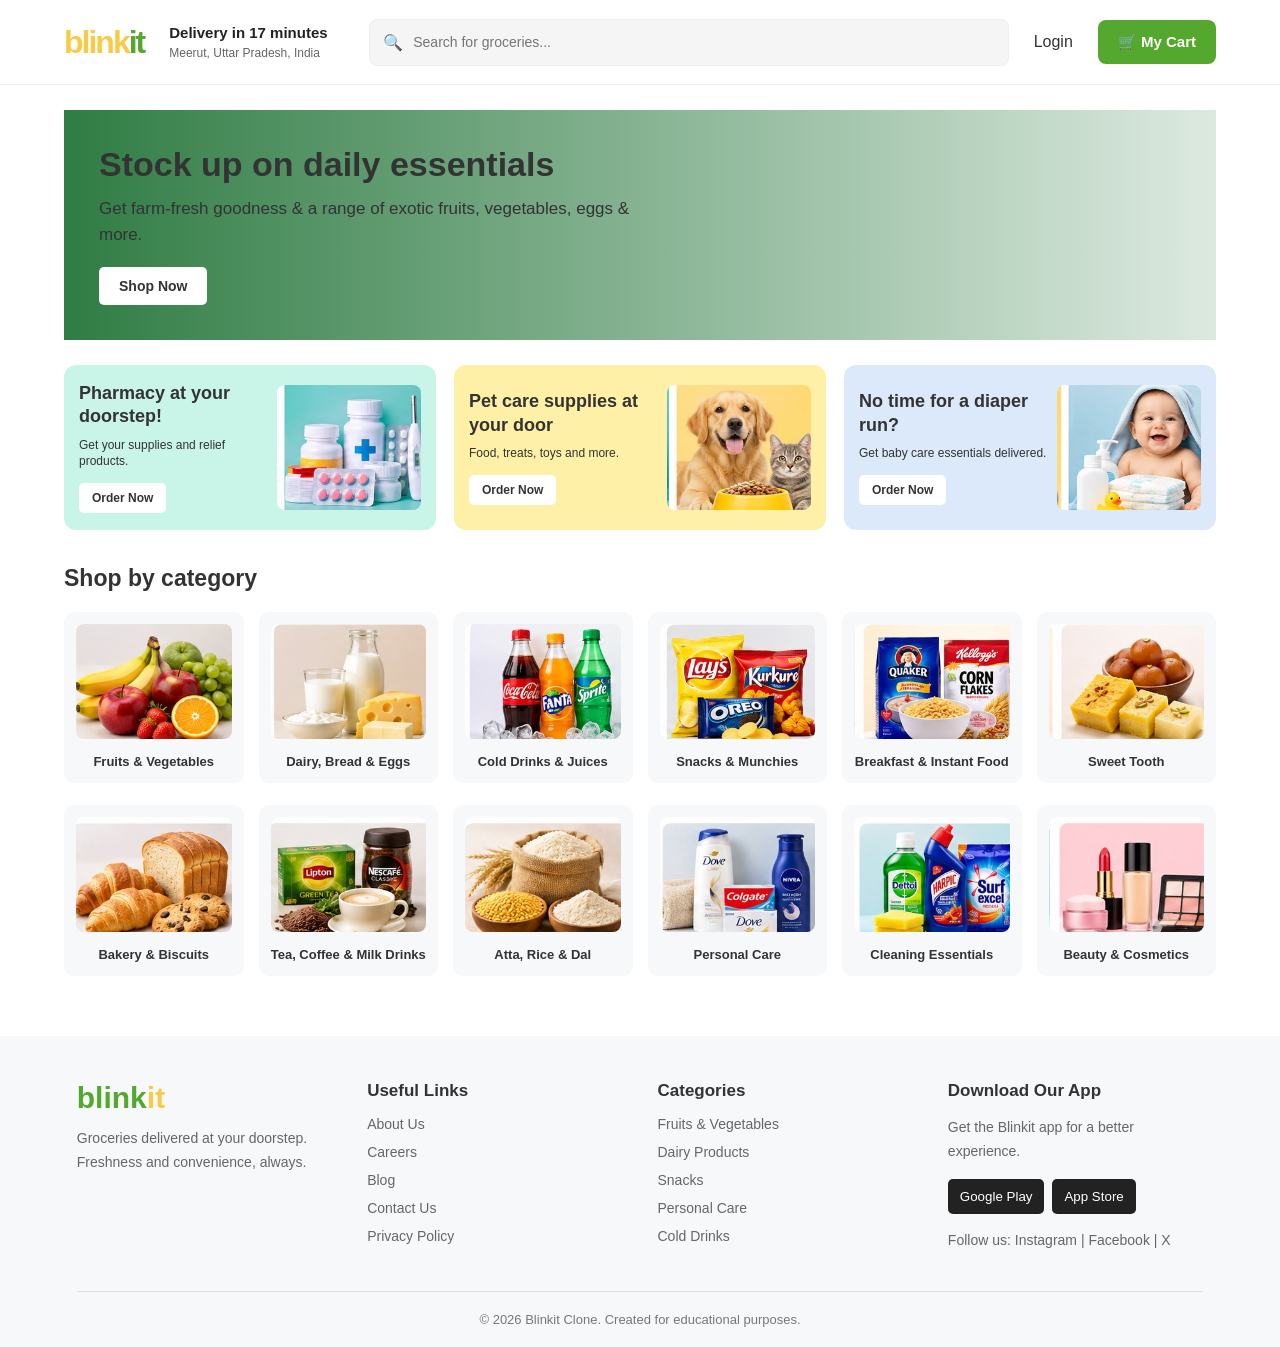
<file: Blinkit/index.html>
<!DOCTYPE html>
<html lang="en">

<head>
    <meta charset="UTF-8">

    <meta name="viewport"
          content="width=device-width, initial-scale=1.0">

    <title>Blinkit - Groceries Delivered Fast</title>

    <!-- Connecting CSS -->
    <link rel="stylesheet" href="style.css">
</head>

<body>

    <!-- ================= HEADER ================= -->

    <header class="header">

        <!-- Logo -->
        <div class="logo">
            blink<span>it</span>
        </div>

        <!-- Delivery Location -->
        <div class="location">
            <h3>Delivery in 17 minutes</h3>
            <p>Meerut, Uttar Pradesh, India</p>
        </div>

        <!-- Search Bar -->
        <div class="search-box">
            <span>🔍</span>

            <input
                type="text"
                placeholder="Search for groceries..."
            >
        </div>

        <!-- Login -->
        <button class="login">
            Login
        </button>

        <!-- Cart -->
        <button class="cart">
            🛒 My Cart
        </button>

    </header>


    <!-- ================= MAIN CONTENT ================= -->

    <main class="container">


        <!-- ================= MAIN BANNER ================= -->

        <section class="main-banner">

            <div class="banner-content">

                <h1>
                    Stock up on daily essentials
                </h1>

                <p>
                    Get farm-fresh goodness & a range of exotic
                    fruits, vegetables, eggs & more.
                </p>

                <button class="shop-btn">
                    Shop Now
                </button>

            </div>

        </section>


        <!-- ================= PROMOTIONAL CARDS ================= -->

        <section class="promotions">


            <!-- Pharmacy Card -->

            <div class="promo-card pharmacy">

                <div class="promo-content">

                    <h2>
                        Pharmacy at your doorstep!
                    </h2>

                    <p>
                        Get your supplies and relief products.
                    </p>

                    <button>
                        Order Now
                    </button>

                </div>

                <img
                    src="assets/pharmacy.jpg"
                    alt="Pharmacy products"
                >

            </div>


            <!-- Pet Care Card -->

            <div class="promo-card pets">

                <div class="promo-content">

                    <h2>
                        Pet care supplies at your door
                    </h2>

                    <p>
                        Food, treats, toys and more.
                    </p>

                    <button>
                        Order Now
                    </button>

                </div>

                <img
                    src="assets/pet-care.jpg"
                    alt="Pet care products"
                >

            </div>


            <!-- Baby Care Card -->

            <div class="promo-card baby">

                <div class="promo-content">

                    <h2>
                        No time for a diaper run?
                    </h2>

                    <p>
                        Get baby care essentials delivered.
                    </p>

                    <button>
                        Order Now
                    </button>

                </div>

                <img
                    src="assets/baby-care.jpg"
                    alt="Baby care products"
                >

            </div>

        </section>



        <!-- ================= PRODUCT CATEGORIES ================= -->

        <section class="categories-section">

            <h2>
                Shop by category
            </h2>

            <div class="categories">


                <!-- Category 1 -->

                <div class="category">

                    <img
                        src="assets/fruits.jpg"
                        alt="Fruits and vegetables"
                    >

                    <p>Fruits & Vegetables</p>

                </div>


                <div class="category">

                    <img
                        src="assets/dairy.jpg"
                        alt="Dairy products"
                    >

                    <p>Dairy, Bread & Eggs</p>

                </div>


                <!-- Category 3 -->

                <div class="category">

                    <img
                        src="assets/drinks.jpg"
                        alt="Cold drinks"
                    >

                    <p>Cold Drinks & Juices</p>

                </div>


                <!-- Category 4 -->

                <div class="category">

                    <img
                        src="assets/snacks.jpg"
                        alt="Snacks"
                    >

                    <p>Snacks & Munchies</p>

                </div>


                <!-- Category 5 -->

                <div class="category">

                    <img
                        src="assets/breakfast.jpg"
                        alt="Breakfast products"
                    >

                    <p>Breakfast & Instant Food</p>

                </div>


                <!-- Category 6 -->

                <div class="category">

                    <img
                        src="assets/sweets.jpg"
                        alt="Sweets"
                    >

                    <p>Sweet Tooth</p>

                </div>


                <!-- Category 7 -->

                <div class="category">

                    <img
                        src="assets/bakery.jpg"
                        alt="Bakery products"
                    >

                    <p>Bakery & Biscuits</p>

                </div>


                <!-- Category 8 -->

                <div class="category">

                    <img
                        src="assets/tea-coffee.jpg"
                        alt="Tea and coffee"
                    >

                    <p>Tea, Coffee & Milk Drinks</p>

                </div>


                <!-- Category 9 -->

                <div class="category">

                    <img
                        src="assets/atta-rice.jpg"
                        alt="Atta rice and dal"
                    >

                    <p>Atta, Rice & Dal</p>

                </div>


                <!-- Category 10 -->

                <div class="category">

                    <img
                        src="assets/personal-care.jpg"
                        alt="Personal care"
                    >

                    <p>Personal Care</p>

                </div>


                <!-- Category 11 -->

                <div class="category">

                    <img
                        src="assets/cleaning.jpg"
                        alt="Cleaning products"
                    >

                    <p>Cleaning Essentials</p>

                </div>


                <!-- Category 12 -->

                <div class="category">

                    <img
                        src="assets/beauty.jpg"
                        alt="Beauty products"
                    >

                    <p>Beauty & Cosmetics</p>

                </div>


            </div>

        </section>


    </main>



    <!-- ================= FOOTER ================= -->

    <footer class="footer">


        <!-- Footer About -->

        <div class="footer-section">

            <h2 class="footer-logo">
                blink<span>it</span>
            </h2>

            <p>
                Groceries delivered at your doorstep.
                Freshness and convenience, always.
            </p>

        </div>


        <!-- Useful Links -->

        <div class="footer-section">

            <h3>Useful Links</h3>

            <a href="#">About Us</a>

            <a href="#">Careers</a>

            <a href="#">Blog</a>

            <a href="#">Contact Us</a>

            <a href="#">Privacy Policy</a>

        </div>




        <div class="footer-section">

            <h3>Categories</h3>

            <a href="#">Fruits & Vegetables</a>

            <a href="#">Dairy Products</a>

            <a href="#">Snacks</a>

            <a href="#">Personal Care</a>

            <a href="#">Cold Drinks</a>

        </div>


        <!-- App Download -->

        <div class="footer-section">

            <h3>Download Our App</h3>

            <p>
                Get the Blinkit app for a better experience.
            </p>

            <div class="app-buttons">

                <button>
                    Google Play
                </button>

                <button>
                    App Store
                </button>

            </div>

            <p class="social">
                Follow us: Instagram | Facebook | X
            </p>

        </div>


        <!-- Copyright -->

        <div class="copyright">

            <p>
                © 2026 Blinkit Clone.
                Created for educational purposes.
            </p>

        </div>


    </footer>


</body>

</html>
</file>
<file: Blinkit/style.css>
/* =====================================
   1. BASIC RESET
===================================== */

* {
    margin: 0;
    padding: 0;
    box-sizing: border-box;
}

html {
    scroll-behavior: smooth;
}

body {
    font-family: Arial, Helvetica, sans-serif;
    background-color: #ffffff;
    color: #333333;
    overflow-x: hidden;
}

button {
    cursor: pointer;
    font-family: inherit;
}


/* =====================================
   2. HEADER / NAVIGATION
===================================== */

.header {
    width: 100%;
    min-height: 85px;

    display: flex;
    align-items: center;
    justify-content: space-between;

    gap: 25px;
    padding: 15px 5%;

    background-color: #ffffff;

    border-bottom: 1px solid #eeeeee;

    position: sticky;
    top: 0;
    z-index: 100;
}


/* LOGO */

.logo {
    font-size: 32px;
    font-weight: 900;
    color: #f8cb46;
    letter-spacing: -2px;
}

.logo span {
    color: #54a82d;
}


/* LOCATION */

.location {
    min-width: 175px;
}

.location h3 {
    font-size: 15px;
    margin-bottom: 5px;
    color: #222222;
}

.location p {
    font-size: 12px;
    color: #666666;
}


/* SEARCH BAR */

.search-box {
    flex: 1;

    display: flex;
    align-items: center;

    gap: 10px;
    padding: 13px;

    background-color: #f5f5f5;

    border: 1px solid #eeeeee;
    border-radius: 8px;
}

.search-box span {
    font-size: 16px;
}

.search-box input {
    width: 100%;

    border: none;
    outline: none;

    background: transparent;

    font-size: 14px;
}


/* LOGIN */

.login {
    background-color: white;
    border: none;

    font-size: 16px;
    color: #333333;
}


/* CART */

.cart {
    background-color: #54a82d;

    color: white;

    padding: 13px 20px;

    border: none;
    border-radius: 8px;

    font-size: 15px;
    font-weight: bold;
}


/* =====================================
   3. MAIN CONTAINER
===================================== */

.container {
    width: 90%;
    max-width: 1250px;

    margin: 25px auto;
}


/* =====================================
   4. MAIN PROMOTIONAL BANNER
===================================== */

.main-banner {
    width: 100%;
    min-height: 230px;

    display: flex;
    align-items: center;

    padding: 35px;

    background:
    linear-gradient(
        90deg,
        rgba(25, 110, 48, 0.90),
        rgba(25, 110, 48, 0.15)
    ),
    url("https://images.unsplash.com/photo-1542838132-92c53300491e?w=1400");

background-size: cover;
background-position: center;
background-repeat: no-repeat;
}

.banner-content {
    max-width: 550px;
}

.banner-content h1 {
    font-size: 34px;
    font-weight: bold;

    margin-bottom: 12px;
}

.banner-content p {
    font-size: 17px;
    line-height: 1.5;

    margin-bottom: 20px;
}

.shop-btn {
    background-color: white;
    color: #333333;

    padding: 11px 20px;

    border: none;
    border-radius: 5px;

    font-weight: bold;
    font-size: 14px;
}


/* =====================================
   5. PROMOTIONAL CARDS
===================================== */

.promotions {
    display: grid;

    grid-template-columns: repeat(3, 1fr);

    gap: 18px;

    margin: 25px 0 35px;
}

.promo-card {
    min-height: 165px;

    display: flex;
    align-items: center;
    justify-content: space-between;

    gap: 8px;

    padding: 15px;

    border-radius: 12px;

    overflow: hidden;
}

.promo-content {
    flex: 1;
}

.promo-card h2 {
    font-size: 18px;
    line-height: 1.3;

    margin-bottom: 8px;
}

.promo-card p {
    font-size: 12px;
    line-height: 1.4;

    margin-bottom: 13px;
}

.promo-card button {
    background-color: white;

    color: #333333;

    padding: 8px 13px;

    border: none;
    border-radius: 5px;

    font-size: 12px;
    font-weight: bold;
}

.promo-card img {
    width: 42%;
    height: 125px;

    object-fit: cover;

    border-radius: 8px;
}


/* INDIVIDUAL CARD COLORS */

.pharmacy {
    background-color: #c9f5e9;
}

.pets {
    background-color: #fff0a8;
}

.baby {
    background-color: #dce9fa;
}


/* =====================================
   6. PRODUCT CATEGORIES
===================================== */

.categories-section {
    margin-top: 35px;
}

.categories-section h2 {
    font-size: 23px;
    margin-bottom: 20px;
}


/* CATEGORY GRID */

.categories {
    display: grid;

    grid-template-columns: repeat(6, 1fr);

    gap: 22px 15px;
}


/* INDIVIDUAL CATEGORY */

.category {
    text-align: center;

    background-color: #f7f8fa;

    padding: 12px;

    border-radius: 10px;

    transition: 0.3s ease;
}


/* HOVER EFFECT */

.category:hover {
    transform: translateY(-5px);

    box-shadow:
        0 5px 15px rgba(0, 0, 0, 0.1);
}


/* CATEGORY IMAGE */

.category img {
    width: 100%;
    height: 115px;

    object-fit: cover;

    border-radius: 8px;

    margin-bottom: 10px;
}


/* CATEGORY NAME */

.category p {
    font-size: 13px;
    font-weight: 600;

    line-height: 1.4;
}


/* =====================================
   7. FOOTER
===================================== */

.footer {
    background-color: #f7f8fa;

    margin-top: 60px;

    padding: 45px 6% 20px;

    display: grid;

    grid-template-columns: repeat(4, 1fr);

    gap: 35px;
}


/* FOOTER LOGO */

.footer-logo {
    color: #54a82d;

    font-size: 30px;

    margin-bottom: 12px;
}

.footer-logo span {
    color: #f8cb46;
}


/* FOOTER HEADINGS */

.footer-section h3 {
    font-size: 17px;

    margin-bottom: 15px;
}


/* FOOTER PARAGRAPHS */

.footer-section p {
    color: #666666;

    font-size: 14px;

    line-height: 1.7;
}


/* FOOTER LINKS */

.footer-section a {
    display: block;

    color: #666666;

    text-decoration: none;

    margin-bottom: 12px;

    font-size: 14px;
}

.footer-section a:hover {
    color: #54a82d;
}


/* APP BUTTONS */

.app-buttons {
    display: flex;

    flex-wrap: wrap;

    gap: 8px;

    margin-top: 15px;
}

.app-buttons button {
    background-color: #222222;

    color: white;

    padding: 10px 12px;

    border: none;
    border-radius: 5px;
}

.social {
    margin-top: 15px;
}


/* COPYRIGHT */

.copyright {
    grid-column: 1 / -1;

    border-top: 1px solid #dddddd;

    text-align: center;

    padding-top: 20px;

    font-size: 13px;

    color: #777777;
}


/* =====================================
   8. TABLET RESPONSIVENESS
===================================== */

@media (max-width: 900px) {

    .header {
        flex-wrap: wrap;
        gap: 15px;
    }

    .search-box {
        order: 5;
        flex-basis: 100%;
    }

    .promotions {
        grid-template-columns: repeat(2, 1fr);
    }

    .categories {
        grid-template-columns: repeat(4, 1fr);
    }

    .footer {
        grid-template-columns: repeat(2, 1fr);
    }

}


/* =====================================
   9. MOBILE RESPONSIVENESS
===================================== */

@media (max-width: 600px) {

    /* HEADER */

    .header {
        padding: 12px 4%;
        gap: 12px;
    }

    .logo {
        font-size: 27px;
    }

    .location {
        flex: 1;
        min-width: 0;
    }

    .location h3 {
        font-size: 12px;
    }

    .location p {
        font-size: 10px;
    }

    .login {
        font-size: 13px;
    }

    .cart {
        padding: 10px;
        font-size: 12px;
    }


    /* MAIN CONTAINER */

    .container {
        width: 92%;
        margin: 18px auto;
    }


    /* BANNER */

    .main-banner {
        min-height: 210px;
        padding: 20px;

        background-position: center;
    }

    .banner-content h1 {
        font-size: 25px;
    }

    .banner-content p {
        font-size: 14px;
    }


    /* PROMOTIONAL CARDS */

    .promotions {
        grid-template-columns: 1fr;
        gap: 13px;
    }

    .promo-card {
        min-height: 145px;
    }

    .promo-card img {
        height: 110px;
    }

    .promo-card h2 {
        font-size: 17px;
    }


    /* CATEGORIES */

    .categories-section h2 {
        font-size: 20px;
    }

    .categories {
        grid-template-columns: repeat(3, 1fr);
        gap: 12px;
    }

    .category {
        padding: 8px;
    }

    .category img {
        height: 85px;
    }

    .category p {
        font-size: 11px;
    }


    /* FOOTER */

    .footer {
        grid-template-columns: repeat(2, 1fr);

        padding: 30px 5% 20px;

        gap: 25px 15px;
    }

    .footer-section h3 {
        font-size: 15px;
    }

    .footer-section p,
    .footer-section a {
        font-size: 12px;
    }

    .app-buttons {
        flex-direction: column;
        align-items: flex-start;
    }

    .copyright {
        font-size: 11px;
    }

}


/* =====================================
   10. SMALL MOBILE RESPONSIVENESS
===================================== */

@media (max-width: 380px) {

    .header {
        gap: 8px;
    }

    .cart {
        font-size: 10px;
        padding: 8px;
    }

    .location h3 {
        font-size: 11px;
    }

    .categories {
        grid-template-columns: repeat(2, 1fr);
    }

    .banner-content h1 {
        font-size: 22px;
    }

}
</file>
